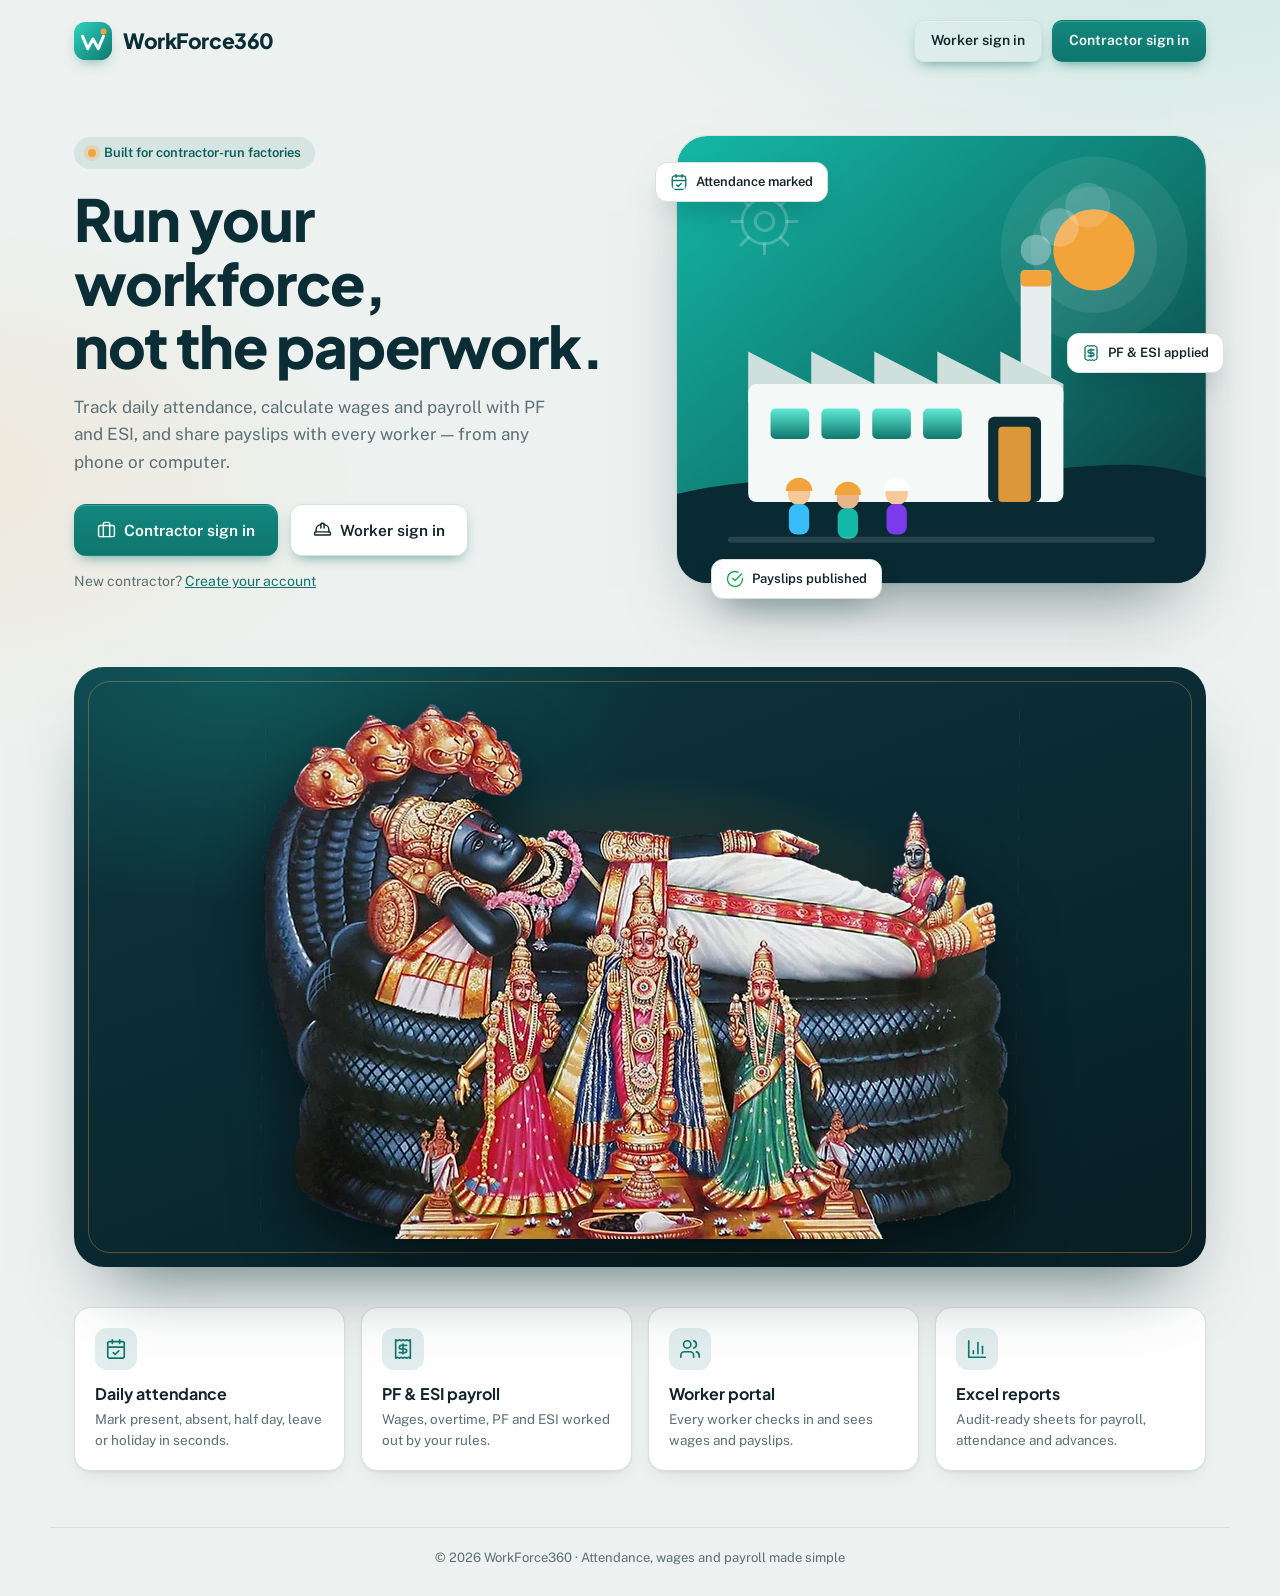
<file: factory-workforce-website/index.html>
<!DOCTYPE html><html lang="en"><head><meta charset="utf-8"><title>Sign in · Factory Workforce Management System</title><meta name="viewport" content="width=device-width, initial-scale=1, viewport-fit=cover"><link href="https://fonts.googleapis.com/css2?family=IBM+Plex+Sans:wght@400;500;600;700&display=swap" rel="stylesheet"><link rel="stylesheet" href="assets/style.css"></head><body data-role="" data-pg="welcome"><div id="r"></div><div id="toast" role="status"></div><script src="assets/app.js"></script></body></html>
</file>
<file: factory-workforce-website/assets/style.css>
@import url('https://fonts.googleapis.com/css2?family=Plus+Jakarta+Sans:wght@500;600;700;800&family=Public+Sans:wght@400;500;600;700&display=swap');
/* WorkForce360 - the interface is built around an attendance register: quiet teal ink, saffron as the single accent, status colours kept exactly as the data uses them */
:root{--ink:#0B2E36;--ink2:#14424C;--blue:#0F766E;--blue-d:#0B5E58;--saf:#F2A33A;--bg:#EDF1EF;--card:#fff;--ok:#16A34A;--warn:#F59E0B;--bad:#DC2626;--tx:#14262B;--mut:#5B7075;--bd:#D8E1DD;--hd:#F3F7F5;--navy:#0B2E36;
--sh:0 1px 2px rgba(11,46,54,.06),0 8px 20px -10px rgba(11,46,54,.16);--fd:'Plus Jakarta Sans','Public Sans',system-ui,sans-serif;--fb:'Public Sans',system-ui,-apple-system,'Segoe UI',Roboto,Arial,sans-serif;
box-sizing:border-box;padding-top:env(safe-area-inset-top,0px);padding-bottom:env(safe-area-inset-bottom,0px)}
@media(prefers-color-scheme:dark){:root:not([data-theme=light]){--bg:#0A171C;--card:#11242B;--tx:#E4EEEC;--mut:#93A9AD;--bd:#213840;--hd:#173039;--ink:#06191F;--ink2:#14424C;--blue:#2DB5A8;--blue-d:#25A196;--sh:0 1px 2px rgba(0,0,0,.3),0 8px 20px -10px rgba(0,0,0,.5)}}
*{box-sizing:border-box}html{scroll-padding-top:env(safe-area-inset-top,0px)}
body{margin:0;font:14px/1.55 var(--fb);background:var(--bg);color:var(--tx);-webkit-font-smoothing:antialiased}
button,input,select,textarea{font:inherit;color:inherit}
h1{font:600 36px/1.02 var(--fd);letter-spacing:.005em;margin:0}h2{font:600 21px/1.15 var(--fd);letter-spacing:.005em;margin:0 0 12px}p{margin:0}
a{color:var(--blue)}
:focus-visible{outline:2px solid var(--blue);outline-offset:2px}
.ic{width:20px;height:20px;flex:none;display:block}
/* buttons */
.btn{background:var(--blue);color:#fff;border:1px solid transparent;border-radius:10px;padding:9px 16px;cursor:pointer;font-weight:600;transition:background .15s,border-color .15s,box-shadow .15s;display:inline-flex;align-items:center;justify-content:center;gap:8px}
.btn:hover{background:var(--blue-d)}.btn:active{transform:translateY(1px)}
.btn.o{background:transparent;color:var(--tx);border-color:var(--bd)}.btn.o:hover{background:var(--hd);border-color:var(--mut)}
.btn.d{background:var(--bad)}.btn.d:hover{background:#B91C1C}.btn.g{background:var(--ok)}.btn.g:hover{background:#15803D}
.btn.s{padding:5px 9px;font-size:12.5px;border-radius:8px}.btn.ib{padding:8px 10px}.btn:disabled{opacity:.5;cursor:not-allowed}
/* forms */
input,select,textarea{width:100%;padding:10px 12px;border:1px solid var(--bd);border-radius:10px;background:var(--card);transition:border-color .15s,box-shadow .15s}
input:focus,select:focus,textarea:focus{outline:none;border-color:var(--blue);box-shadow:0 0 0 3px rgba(15,118,110,.18)}
input[type=checkbox]{width:auto}
label{display:block;font-weight:600;font-size:13px;margin-bottom:12px}label span.e{color:var(--bad);font-size:12.5px;display:block;font-weight:500;margin-top:3px}
/* cards, KPI */
.card{background:var(--card);border:1px solid var(--bd);border-radius:16px;padding:20px;box-shadow:var(--sh)}
.grid{display:grid;gap:16px}.g3{grid-template-columns:repeat(auto-fit,minmax(220px,1fr))}.g2{grid-template-columns:repeat(auto-fit,minmax(320px,1fr))}.g4{grid-template-columns:repeat(auto-fit,minmax(170px,1fr))}
.kpi{display:flex;gap:14px;align-items:center;padding:18px 20px}
.kpi i{font-style:normal;width:46px;height:46px;border-radius:13px;display:grid;place-items:center;flex:none}.kpi i .ic{width:22px;height:22px}
.kpi b{font:600 34px/1 var(--fd);display:block;font-variant-numeric:tabular-nums;letter-spacing:.005em}.kpi small{color:var(--mut);font-size:13px;display:block;margin-top:3px}
/* tables */
.tw{overflow-x:auto;border-radius:12px}table{width:100%;border-collapse:collapse;min-width:640px;font-variant-numeric:tabular-nums}
th,td{padding:12px 9px;text-align:left;border-bottom:1px solid var(--bd);white-space:nowrap}
th{background:var(--hd);font-size:12.5px;font-weight:600;color:var(--mut);cursor:pointer;position:sticky;top:0}th:first-child{border-top-left-radius:10px}th:last-child{border-top-right-radius:10px}
tbody tr:last-child td{border-bottom:0}tr:hover td{background:var(--hd)}
.bg{padding:3px 11px;border-radius:99px;font-size:12px;font-weight:600;color:#fff;display:inline-block;letter-spacing:.01em}
.tb{display:flex;gap:10px;flex-wrap:wrap;align-items:center;margin-bottom:14px}.tb>input,.tb>select{width:auto;flex:1 1 150px;max-width:260px}.sp{flex:1}
/* app shell */
.app{display:flex;min-height:100vh}
.sb{width:250px;background:var(--ink);color:#fff;padding:18px 12px 14px;flex-shrink:0;position:sticky;top:0;height:100vh;overflow:auto;display:flex;flex-direction:column;gap:6px}
.sb .lg{display:flex;align-items:center;gap:11px;padding:4px 8px 20px}
.mk{width:38px;height:38px;border-radius:11px;background:var(--saf);color:var(--ink);display:grid;place-items:center;flex:none}.mk svg{width:23px;height:23px}
.sb .nm{font:600 23px/1 var(--fd);letter-spacing:.01em}.sb .nm small{display:block;font:400 12px/1.3 var(--fb);color:#8FB0B5;margin-top:4px;max-width:150px;overflow:hidden;text-overflow:ellipsis;white-space:nowrap;letter-spacing:0}
.sb nav{display:flex;flex-direction:column;gap:3px;flex:1}
.sb a{display:flex;align-items:center;gap:12px;padding:10px 12px;border-radius:10px;color:#B5CDD1;cursor:pointer;font-weight:500;text-decoration:none;position:relative;transition:background .15s,color .15s}
.sb a:hover{background:rgba(255,255,255,.07);color:#fff}
.sb a.on{background:rgba(255,255,255,.1);color:#fff}.sb a.on::before{content:"";position:absolute;left:-12px;top:9px;bottom:9px;width:4px;border-radius:0 4px 4px 0;background:var(--saf)}.sb a.on .ic{color:var(--saf)}
.sb .out{margin-top:8px;border-top:1px solid rgba(255,255,255,.1);border-radius:0 0 10px 10px;padding-top:14px}
.mn{flex:1;min-width:0}
.top{display:flex;gap:12px;align-items:center;padding:12px 28px;background:var(--card);background:color-mix(in srgb,var(--card) 90%,transparent);backdrop-filter:blur(10px);-webkit-backdrop-filter:blur(10px);border-bottom:1px solid var(--bd);position:sticky;top:0;z-index:5}
.srch{position:relative;flex:1;max-width:340px}.srch .ic{position:absolute;left:13px;top:50%;transform:translateY(-50%);width:17px;height:17px;color:var(--mut)}.srch input{padding-left:40px;border-radius:99px;background:var(--hd)}
.dt{color:var(--mut);font-size:13px}.nm2{font-weight:600}
.av{width:38px;height:38px;border-radius:50%;background:var(--ink);color:var(--saf);display:grid;place-items:center;font:700 19px/1 var(--fd)}
.ct{padding:30px 28px 48px;max-width:1360px}.pv{margin-bottom:22px}.pv p{color:var(--mut);margin-top:6px}
/* modal, toast */
.mo{position:fixed;inset:0;background:rgba(6,25,31,.6);backdrop-filter:blur(3px);display:grid;place-items:center;z-index:20;padding:14px}
.mi{background:var(--card);border-radius:20px;padding:26px;width:100%;max-width:580px;max-height:92vh;overflow:auto;box-shadow:0 24px 60px -20px rgba(0,0,0,.5)}
.f2{display:grid;grid-template-columns:1fr 1fr;gap:0 14px}@media(max-width:520px){.f2{grid-template-columns:1fr}}
#toast{position:fixed;right:18px;bottom:18px;z-index:50;display:grid;gap:8px}#toast div{background:var(--ink);color:#fff;padding:12px 18px;border-radius:12px;border-left:4px solid var(--ok);box-shadow:0 10px 30px -10px rgba(0,0,0,.5);font-weight:500}#toast .x{border-color:var(--bad)}
/* sign-in page */
.hero{display:grid;grid-template-columns:1.2fr 1fr;min-height:100vh}
.vis{background:var(--ink);color:#fff;padding:48px 56px;display:flex;flex-direction:column;justify-content:space-between;gap:32px}
.brand{display:flex;gap:11px;align-items:center;font:600 25px/1 var(--fd);letter-spacing:.01em}
.vis h1{font-size:clamp(46px,5.6vw,80px);line-height:.95;max-width:12ch}.vis p{color:#A7C2C6;font-size:17px;max-width:44ch;margin-top:18px;line-height:1.55}
.mosaic{display:grid;grid-template-columns:repeat(14,1fr);gap:6px;max-width:580px;width:100%}
.mosaic i{aspect-ratio:1;border-radius:6px;opacity:0;animation:pop .5s ease-out forwards}
@keyframes pop{from{opacity:0;transform:scale(.55)}to{opacity:.92;transform:none}}
.key{display:flex;flex-wrap:wrap;gap:8px 18px;font-size:13px;color:#A7C2C6}.key span{display:inline-flex;align-items:center;gap:7px}.key i{width:11px;height:11px;border-radius:3px;display:block}
.fm{display:grid;place-items:center;padding:28px;background:var(--bg);align-content:center;gap:18px}.fm .card{width:100%;max-width:430px;padding:30px}
.fm .mbrand{display:none;align-items:center;gap:10px;font:600 26px/1 var(--fd);color:var(--ink)}
.fm h2{font-size:28px;margin-bottom:6px}.fm .mut{color:var(--mut);margin-bottom:20px}
.opt{display:flex;gap:16px;align-items:center;width:100%;text-align:left;padding:16px 18px;border-radius:14px;border:1px solid var(--bd);background:var(--card);cursor:pointer;margin-bottom:12px;transition:border-color .15s,background .15s,box-shadow .15s}
.opt:hover{border-color:var(--blue);background:var(--hd);box-shadow:0 0 0 3px rgba(15,118,110,.12)}
.opt .ic{width:46px;height:46px;padding:12px;border-radius:13px;background:rgba(15,118,110,.12);color:var(--blue)}
.opt b{display:block;font:600 21px/1.1 var(--fd);letter-spacing:.005em}.opt small{display:block;color:var(--mut);font-size:13px;margin-top:3px}
/* calendar */
.cal{display:grid;grid-template-columns:repeat(7,1fr);gap:6px;min-width:300px}
.cal div{padding:7px 2px;border-radius:10px;text-align:center;font-size:14px;font-weight:600;color:#fff;min-height:52px;line-height:1.25}
.cal small{font-size:11.5px;font-weight:500;opacity:.95;display:block;min-height:14px}
.cal .h{color:var(--mut);min-height:0;background:none;font-size:12.5px;font-weight:600}
.cal .td{box-shadow:0 0 0 2px var(--card),0 0 0 4px var(--tx)}
/* payslip, worker check-in */
.sl{background:#fff;color:#111;border:1px solid #ccc;padding:26px;border-radius:8px}.sl table{min-width:0}.sl td,.sl th{padding:6px 9px;cursor:default;background:none;color:#111;position:static}.sl h2{font-family:var(--fb);font-weight:700}
.ck{text-align:center;padding:34px 20px}.ck .t{font:600 52px/1 var(--fd);margin:12px 0 20px;letter-spacing:.005em}.ck .btn{padding:12px 28px;font-size:16px}
.mb{display:none;padding:8px 10px}
@media(prefers-reduced-motion:reduce){.mosaic i{animation:none;opacity:.92}*{transition:none!important}}
@media(max-width:860px){.hero{grid-template-columns:1fr}.vis{display:none}.fm{min-height:100vh}.fm .mbrand{display:flex}
.sb{position:fixed;left:-270px;z-index:15;transition:left .2s;box-shadow:0 0 40px rgba(0,0,0,.4)}.sb.op{left:0}.mb{display:inline-flex}
.ct{padding:18px 16px 40px}.top{padding:10px 16px}.srch,.dt,.nm2{display:none}h1{font-size:30px}.kpi b{font-size:30px}}
@media print{body *{visibility:hidden}.sl,.sl *{visibility:visible}.sl{position:absolute;left:0;top:0;width:100%;border:0}}
/* ---- additions for the redesign: loading spinner, page fade-in, quick actions, small touches ---- */
.spin{width:30px;height:30px;border:3px solid var(--bd);border-top-color:var(--blue);border-radius:50%;animation:rot .8s linear infinite;margin:2px auto 14px}
@keyframes rot{to{transform:rotate(360deg)}}
.ct{animation:rise .35s ease both}
@keyframes rise{from{opacity:0;transform:translateY(8px)}to{opacity:1;transform:none}}
.kpi{transition:transform .2s,box-shadow .2s}.kpi:hover{transform:translateY(-2px);box-shadow:0 1px 2px rgba(11,46,54,.06),0 14px 26px -12px rgba(11,46,54,.28)}
.qas{display:grid;gap:10px}
.qa{display:flex;align-items:center;gap:14px;padding:12px 14px;border:1px solid var(--bd);border-radius:12px;color:var(--tx);text-decoration:none;transition:border-color .15s,background .15s,transform .15s}
.qa:hover{border-color:var(--blue);background:var(--hd);transform:translateX(2px)}
.qa>.ic:first-child{width:42px;height:42px;padding:10px;border-radius:12px;background:rgba(15,118,110,.12);color:var(--blue)}
.qa span{flex:1;min-width:0}.qa b{display:block;font-weight:600}.qa small{color:var(--mut);font-size:12.5px}
.qa>.ic:last-child{width:18px;height:18px;color:var(--mut)}
.okm{display:flex;justify-content:center;align-items:center;gap:7px;color:var(--ok);font-weight:600}.okm .ic{width:18px;height:18px}
.top .btn.ib{width:40px;height:40px;padding:0;border-radius:50%}
@media(prefers-reduced-motion:reduce){.ct{animation:none}.spin{animation-duration:2.4s}}
td:last-child .btn.s{margin-right:3px}td:last-child{padding-right:12px}

/* ---- professional polish ---- */
h1{font:800 30px/1.15 var(--fd);letter-spacing:-.02em}h2{font:700 18px/1.25 var(--fd);letter-spacing:-.01em}
.kpi b{font:800 28px/1.05 var(--fd);letter-spacing:-.02em}
.sb{background:linear-gradient(180deg,#0E3640 0%,#082329 100%)}.sb .nm{font:800 19px/1 var(--fd);letter-spacing:-.02em}
.brand{font:800 22px/1 var(--fd);letter-spacing:-.02em}.fm .mbrand{font:800 22px/1 var(--fd)}
.opt b{font:700 17px/1.2 var(--fd);letter-spacing:-.01em}.fm h2{font:800 26px/1.15 var(--fd);letter-spacing:-.02em}
.ck .t{font:800 44px/1 var(--fd)}.av{font:800 16px/1 var(--fd)}
.btn{background:linear-gradient(180deg,#12877E,#0F766E);box-shadow:0 1px 0 rgba(255,255,255,.18) inset,0 6px 14px -6px rgba(15,118,110,.7)}
.btn:hover{background:linear-gradient(180deg,#0F766E,#0B5E58)}
.card{border:1px solid rgba(11,46,54,.07);box-shadow:0 1px 2px rgba(11,46,54,.05),0 18px 40px -22px rgba(11,46,54,.28)}
.vis{background:radial-gradient(900px 500px at 85% -10%,rgba(242,163,58,.16),transparent 60%),radial-gradient(700px 500px at -10% 110%,rgba(20,184,166,.18),transparent 60%),#0B2E36;padding:44px 56px;gap:26px}
.vis h1{font:800 clamp(38px,4.6vw,62px)/1.04 var(--fd);letter-spacing:-.03em;max-width:13ch}
.vis p{font-size:16px}
.feats{display:grid;grid-template-columns:repeat(3,1fr);gap:12px;margin-top:26px;max-width:600px}
.feats div{background:rgba(255,255,255,.06);border:1px solid rgba(255,255,255,.1);border-radius:14px;padding:14px;backdrop-filter:blur(4px)}
.feats .ic{width:34px;height:34px;padding:8px;border-radius:10px;background:rgba(242,163,58,.16);color:#F2A33A;margin-bottom:10px}
.feats b{display:block;font:700 14px/1.2 var(--fd);color:#fff}.feats small{display:block;color:#9FBCC1;font-size:12px;line-height:1.4;margin-top:4px}
.mosaic{max-width:520px;gap:5px}
.fm{background:radial-gradient(600px 400px at 80% 0,rgba(15,118,110,.08),transparent 60%),var(--bg)}
.fm .card{max-width:440px;padding:34px}
@media(max-width:860px){.feats{grid-template-columns:1fr}}
@media(prefers-color-scheme:dark){:root:not([data-theme=light]) .card{border-color:rgba(255,255,255,.06)}}

/* ---- new landing page + logo ---- */
.mk{background:none;border-radius:11px;width:38px;height:38px;box-shadow:0 6px 14px -6px rgba(15,118,110,.6)}.mk svg{width:100%;height:100%;display:block}
.lp{min-height:100vh;background:radial-gradient(900px 520px at 90% -5%,rgba(20,184,166,.16),transparent 60%),radial-gradient(700px 420px at -5% 30%,rgba(242,163,58,.12),transparent 60%),var(--bg);color:var(--tx)}
.lnav{display:flex;justify-content:space-between;align-items:center;max-width:1180px;margin:0 auto;padding:20px 24px}
.lnav .brand{color:var(--ink);text-decoration:none;font:800 21px/1 var(--fd)}.lna{display:flex;gap:10px}
.lh{display:grid;grid-template-columns:1.05fr 1fr;gap:48px;align-items:center;max-width:1180px;margin:0 auto;padding:36px 24px 56px}
.pill{display:inline-flex;align-items:center;gap:8px;padding:6px 14px;border-radius:99px;background:rgba(15,118,110,.1);color:var(--blue-d);font-size:13px;font-weight:600}.pill i{width:8px;height:8px;border-radius:50%;background:var(--saf);box-shadow:0 0 0 4px rgba(242,163,58,.25)}
.lt h1{font:800 clamp(36px,4.6vw,58px)/1.07 var(--fd);letter-spacing:-.03em;margin:18px 0 16px;color:var(--ink)}
.lt>p{font-size:17px;line-height:1.6;color:var(--mut);max-width:50ch}
.ctas{display:flex;flex-wrap:wrap;gap:12px;margin:28px 0 14px}.btn.big{padding:13px 22px;font-size:15.5px;border-radius:12px;text-decoration:none}.btn.big .ic{width:19px;height:19px}.btn.o.big{background:var(--card)}
.lt .sm{font-size:14px}
.lv{position:relative;padding:18px 0 28px}
.win{background:var(--card);border:1px solid var(--bd);border-radius:20px;box-shadow:0 30px 60px -28px rgba(11,46,54,.45);padding:16px 18px 18px;transform:rotate(-1.2deg)}
.wb{display:flex;align-items:center;gap:6px;margin-bottom:14px}.wb i{width:10px;height:10px;border-radius:50%;background:#E5EBE8}.wb i:nth-child(1){background:#FCA5A5}.wb i:nth-child(2){background:#FCD34D}.wb i:nth-child(3){background:#86EFAC}.wb span{margin-left:8px;font-size:12.5px;color:var(--mut);font-weight:600}
.wk{display:grid;grid-template-columns:repeat(3,1fr);gap:10px;margin-bottom:14px}.wk div{background:var(--hd);border-radius:12px;padding:10px 12px}.wk b{display:block;font:800 22px/1.1 var(--fd);color:var(--ink)}.wk b.g{color:var(--ok)}.wk b.r{color:var(--bad)}.wk small{color:var(--mut);font-size:12px}
.mosaic.mini{max-width:none;gap:4px}.mosaic.mini i{border-radius:5px}
.wl{display:flex;flex-wrap:wrap;gap:6px 14px;margin-top:12px;font-size:12px;color:var(--mut)}.wl span{display:inline-flex;align-items:center;gap:6px}.wl i{width:9px;height:9px;border-radius:3px;display:block}
.chip{position:absolute;display:flex;align-items:center;gap:8px;background:var(--card);border:1px solid var(--bd);border-radius:12px;padding:9px 14px;font-size:13px;font-weight:600;box-shadow:0 14px 28px -14px rgba(11,46,54,.4)}.chip .ic{width:18px;height:18px;color:var(--ok)}
.chip.c1{left:-22px;bottom:70px}.chip.c2{right:-14px;top:4px}.chip.c2 .ic{color:var(--blue)}
.lf{display:grid;grid-template-columns:repeat(4,1fr);gap:16px;max-width:1180px;margin:0 auto;padding:0 24px 56px}
.ft{background:var(--card);border:1px solid var(--bd);border-radius:16px;padding:20px;box-shadow:var(--sh);transition:transform .2s,box-shadow .2s}.ft:hover{transform:translateY(-3px)}
.ft .ic{width:42px;height:42px;padding:10px;border-radius:12px;background:rgba(15,118,110,.12);color:var(--blue);margin-bottom:14px}.ft b{display:block;font:700 16px/1.2 var(--fd);margin-bottom:6px}.ft p{font-size:13.5px;line-height:1.5;color:var(--mut)}
.lfoot{text-align:center;color:var(--mut);font-size:13px;padding:20px 24px 28px;border-top:1px solid var(--bd);max-width:1180px;margin:0 auto}
.fm2{display:grid;place-items:center;padding:24px 20px 60px}.fm2 .card{width:100%;max-width:440px;padding:34px}.fm2 h2{font:800 26px/1.15 var(--fd);letter-spacing:-.02em;margin-bottom:6px}.fm2 .mut{color:var(--mut);margin-bottom:20px}
@media(max-width:900px){.lh{grid-template-columns:1fr;gap:24px;padding-top:12px}.lf{grid-template-columns:1fr 1fr}.chip.c1{left:6px}.chip.c2{right:6px}.lna .btn.o{display:none}.win{transform:none}}
@media(max-width:560px){.lf{grid-template-columns:1fr}.ctas .btn{flex:1 1 100%}}
@media(prefers-color-scheme:dark){:root:not([data-theme=light]) .lt h1,:root:not([data-theme=light]) .lnav .brand,:root:not([data-theme=light]) .wk b{color:#E8F1EF}:root:not([data-theme=light]) .pill{color:#5EEAD4}}
.lp a.btn{text-decoration:none}.lp a.btn:not(.o){color:#fff}.lp a.btn.o{color:var(--tx)}
.lna .btn{white-space:nowrap}.chip.c1{left:-18px;bottom:-6px}
@media(max-width:560px){.lnav{padding:14px 16px}.lnav .brand{font-size:18px}.lna .btn{padding:8px 12px;font-size:13px}.lh,.lf{padding-left:16px;padding-right:16px}.chip.c1{left:10px;bottom:-4px}.chip.c2{top:-6px}}
/* wide tables: compact so more columns fit; the rest scrolls sideways */
.tw table{font-size:13.5px}.tw table th,.tw table td{padding-left:7px;padding-right:7px}.tw table td:last-child{white-space:nowrap}
.tw table td:last-child .btn.s{padding:4px 7px;font-size:12px;margin-right:0}.tw table td:last-child{padding-right:6px}.tw table td:nth-child(6){letter-spacing:-.2px}

/* ---- KPI cards: coloured, always fit ---- */
.kp3{grid-template-columns:repeat(3,minmax(0,1fr))}
.kpi{--c:#0F766E;position:relative;overflow:hidden;min-width:0;gap:14px;padding:18px 18px;background:linear-gradient(135deg,color-mix(in srgb,var(--c) 13%,var(--card)) 0%,var(--card) 75%);border:1px solid color-mix(in srgb,var(--c) 24%,transparent)}
.kpi::after{content:"";position:absolute;right:-26px;top:-26px;width:86px;height:86px;border-radius:50%;background:var(--c);opacity:.09}
.kpi i{width:48px;height:48px;border-radius:14px;background:linear-gradient(135deg,var(--c),color-mix(in srgb,var(--c) 68%,#000));color:#fff;box-shadow:0 10px 18px -10px var(--c)}
.kpi i .ic{width:23px;height:23px;color:#fff}
.kpi>div{min-width:0}.kpi b{font:800 clamp(19px,1.9vw,27px)/1.1 var(--fd);white-space:nowrap;letter-spacing:-.02em}.kpi small{font-size:13px;font-weight:500;white-space:nowrap;overflow:hidden;text-overflow:ellipsis}
.av{background:linear-gradient(135deg,#14B8A6,#0F766E);color:#fff}
@media(max-width:1000px){.kp3{grid-template-columns:repeat(2,minmax(0,1fr))}}
@media(max-width:520px){.kp3{grid-template-columns:1fr}}

/* ---- landing art ---- */
.lt h1{font-weight:800;letter-spacing:-.018em;line-height:1.1}
.art{position:relative;border-radius:30px;box-shadow:0 40px 70px -34px rgba(11,46,54,.6),0 0 0 1px rgba(11,46,54,.06)}
.art svg{display:block;width:100%;height:auto;border-radius:30px}
.art .chip{box-shadow:0 16px 30px -14px rgba(11,46,54,.55)}
.art .chip.c1{left:-22px;top:26px;bottom:auto;right:auto}.art .chip.c2{right:-18px;top:44%;left:auto}.art .chip.c3{left:34px;bottom:-16px;right:auto}
.art .chip.c1 .ic{color:var(--blue)}.art .chip.c3 .ic{color:var(--ok)}
@media(max-width:900px){.art .chip.c1{left:8px;top:12px}.art .chip.c2{right:8px}.art .chip.c3{left:14px}}

/* ---- notifications ---- */
.nb{position:absolute;top:-4px;right:-4px;min-width:19px;height:19px;padding:0 5px;border-radius:99px;background:#DC2626;color:#fff;font:700 11px/19px var(--fd);text-align:center;box-shadow:0 0 0 2px var(--card)}
.nts{display:grid;gap:8px;min-width:min(420px,80vw)}
.nt{display:flex;gap:12px;align-items:center;padding:11px 12px;border:1px solid var(--bd);border-radius:12px;text-decoration:none;color:var(--tx);transition:background .15s,transform .15s}.nt:hover{background:var(--hd);transform:translateX(2px)}
.nt i{--c:#0F766E;width:38px;height:38px;border-radius:11px;flex:none;display:grid;place-items:center;background:color-mix(in srgb,var(--c) 14%,transparent);color:var(--c)}.nt i .ic{width:19px;height:19px}
.nt b{display:block;font:700 14px/1.25 var(--fd)}.nt small{display:block;color:var(--mut);font-size:12.5px;margin-top:2px}

.nw{position:relative}.nw .nt{padding-right:44px}.nx{position:absolute;right:10px;top:50%;transform:translateY(-50%);width:26px;height:26px;border-radius:50%;border:0;background:transparent;color:var(--mut);font-size:13px;cursor:pointer}.nx:hover{background:var(--hd);color:#DC2626}

/* ================= MOBILE ================= */
.bn{display:none}.mall{width:auto;min-width:130px}
@media(max-width:860px){
 body{-webkit-tap-highlight-color:transparent}
 .ct{padding:14px 14px 96px}
 .top{position:sticky;top:0;z-index:10;backdrop-filter:blur(10px);background:color-mix(in srgb,var(--card) 88%,transparent)}
 h1{font-size:26px}.hd,.pg-h{gap:10px}
 /* bottom tab bar */
 .bn{display:flex;position:fixed;left:10px;right:10px;bottom:max(10px,env(safe-area-inset-bottom));z-index:14;background:linear-gradient(180deg,#0E3640,#082329);border-radius:20px;padding:6px;box-shadow:0 18px 36px -10px rgba(5,25,30,.6),0 0 0 1px rgba(255,255,255,.06)}
 .bn a{flex:1;display:flex;flex-direction:column;align-items:center;gap:3px;padding:8px 2px;border-radius:14px;color:#9FBCC1;text-decoration:none;font:600 10.5px/1.1 var(--fd);min-width:0}
 .bn a .ic{width:21px;height:21px}.bn a span{white-space:nowrap;overflow:hidden;text-overflow:ellipsis;max-width:100%}
 .bn a.on{background:rgba(255,255,255,.1);color:#fff}.bn a.on .ic{color:#F2A33A}
 #toast{bottom:92px!important}
 /* summary cards: compact */
 .kpi{padding:13px 14px;gap:11px}.kpi i{width:40px;height:40px;border-radius:12px}.kpi i .ic{width:20px;height:20px}
 .kpi b{font-size:clamp(18px,5.4vw,24px)}.kpi small{white-space:normal;line-height:1.25}
 .g4,.g3{grid-template-columns:repeat(2,minmax(0,1fr))}.kp3{grid-template-columns:1fr}
 .grid{gap:10px}
 .ck .t{font-size:28px;line-height:1.1}
 .card{border-radius:18px}
 /* tables become cards */
 .tw{overflow:visible}
 .tw table.rt,.tw table.rt tbody{display:block;width:100%;min-width:0}
 .tw table.rt thead{display:none}
 .tw table.rt tr{display:block;border:1px solid var(--bd);border-radius:16px;margin:0 0 10px;padding:6px 14px;background:var(--card);box-shadow:0 1px 2px rgba(11,46,54,.05)}
 .tw table.rt td{display:flex;align-items:center;justify-content:space-between;gap:14px;padding:8px 0!important;border:0!important;border-bottom:1px dashed var(--bd)!important;text-align:right;font-size:14px;white-space:normal!important;background:none!important;box-shadow:none!important}
 .tw table.rt td:last-child{border-bottom:0!important}
 .tw table.rt td::before{content:attr(data-l);flex:none;text-align:left;color:var(--mut);font-weight:600;font-size:12.5px;letter-spacing:.01em}
 .tw table.rt td:first-child{font-weight:700;color:var(--ink)}
 .tw table.rt td[colspan]{display:block;text-align:center}.tw table.rt td[colspan]::before{content:none}
 .tw table.rt td input,.tw table.rt td select{width:auto;max-width:58%;min-width:96px;padding:7px 10px}
 .tw table.rt td:last-child{flex-wrap:wrap;justify-content:flex-end}.tw table.rt td:last-child::before{margin-right:auto}
 .tw table.rt td:last-child .btn.s{padding:7px 12px;font-size:13px}
 .tw table.rt td small{display:block;text-align:right}
 /* filters, page actions */
 .tb{flex-wrap:wrap}.tb>input,.tb>select,.tb .mall{flex:1 1 100%;width:100%}
 .mall{flex:1 1 100%}
 /* bottom-sheet modals */
 .mo{align-items:end;padding:0}.mo .mi{width:100%;max-width:none!important;border-radius:24px 24px 0 0;max-height:90vh;overflow:auto;padding:22px 18px calc(22px + env(safe-area-inset-bottom));animation:sheet .25s ease}
 @keyframes sheet{from{transform:translateY(40px);opacity:0}to{transform:none;opacity:1}}
 .nts{min-width:0}
 .cal{gap:3px}.cal div{font-size:12px}.cal div small{font-size:9px}
}
@media(max-width:380px){.g4,.g3{grid-template-columns:1fr}}
@media(max-width:860px){
 .tw table.rt tr{display:grid;grid-template-columns:1fr 1fr;column-gap:14px;row-gap:2px;padding:12px 14px}
 .tw table.rt td{display:block!important;text-align:left;border:0!important;padding:5px 0!important;min-width:0;overflow-wrap:anywhere}
 .tw table.rt td::before{display:block;margin:0 0 2px;font-size:11px;text-transform:uppercase;letter-spacing:.04em}
 .tw table.rt td:first-child{font-weight:600;color:var(--mut)}
 .tw table.rt td:nth-child(2){grid-column:1/-1;font:700 16px/1.25 var(--fd);color:var(--ink);order:-1}
 .tw table.rt td:nth-child(2)::before{display:none}
 .tw table.rt td:nth-child(1){order:-2;grid-column:1/-1;padding-bottom:0!important}
 .tw table.rt td:nth-child(1)::before{display:inline;margin-right:6px;text-transform:uppercase}
 .tw table.rt td:last-child{grid-column:1/-1;display:flex!important;flex-wrap:wrap;gap:8px;justify-content:flex-start;border-top:1px dashed var(--bd)!important;margin-top:6px;padding-top:10px!important}
 .tw table.rt td:last-child::before{width:100%;margin:0}
 .tw table.rt td input,.tw table.rt td select{width:100%;max-width:none}
 .tw table.rt td[colspan]{grid-column:1/-1}
}
@media(max-width:860px){.tw table.rt td[data-l="Actions"]::before{display:none}.card:has(>.tw){background:none;box-shadow:none;border:0;padding:0}.card:has(>.tw)>.tb{margin-bottom:12px}}
@media(max-width:860px){
 .g4 .kpi,.g3 .kpi{flex-direction:column;align-items:flex-start;gap:9px}
 .g4 .kpi b,.g3 .kpi b{font-size:clamp(17px,5vw,22px)}
 .g4 .kpi>div,.g3 .kpi>div{width:100%}
 .tb.card>input,.tb.card>select{max-width:none!important;width:100%}
 .rg{grid-template-columns:1fr!important}
}

/* ---- devotional picture on the start page ---- */
.bless{max-width:1180px;margin:0 auto 40px;padding:0 24px}
.bl-in{position:relative;border-radius:30px;overflow:hidden;padding:36px 20px 28px;text-align:center;background:radial-gradient(520px 320px at 50% 55%,rgba(242,163,58,.38),transparent 70%),radial-gradient(700px 400px at 15% 0,rgba(20,184,166,.28),transparent 60%),linear-gradient(160deg,#0E3640,#071E24);box-shadow:0 40px 70px -36px rgba(11,46,54,.7),0 0 0 1px rgba(255,255,255,.05)}
.bl-in::before{content:"";position:absolute;inset:14px;border-radius:22px;border:1px solid rgba(242,163,58,.35);pointer-events:none}
.bl-in img{display:block;width:min(760px,100%);height:auto;margin:0 auto;filter:drop-shadow(0 22px 30px rgba(0,0,0,.55))}
@media(max-width:560px){.bless{padding:0 14px}.bl-in{padding:26px 10px 20px;border-radius:22px}.bl-in::before{inset:8px;border-radius:16px}}

.shw{display:flex!important;align-items:center;gap:8px;font-weight:500!important;font-size:14px;color:var(--mut);margin:-4px 0 14px!important;cursor:pointer}.shw input{width:auto!important;margin:0;accent-color:#0F766E}

.cal [data-a]{cursor:pointer;transition:transform .12s,filter .12s}.cal [data-a]:hover{transform:scale(1.06);filter:brightness(1.08)}
.dmg{display:grid;grid-template-columns:1fr 1fr;gap:10px}.dmb{border:0;border-radius:12px;padding:14px 10px;background:var(--c);color:#fff;font:700 15px var(--fd);cursor:pointer;box-shadow:0 8px 16px -10px var(--c);transition:transform .12s}.dmb:hover{transform:translateY(-2px)}
</file>
